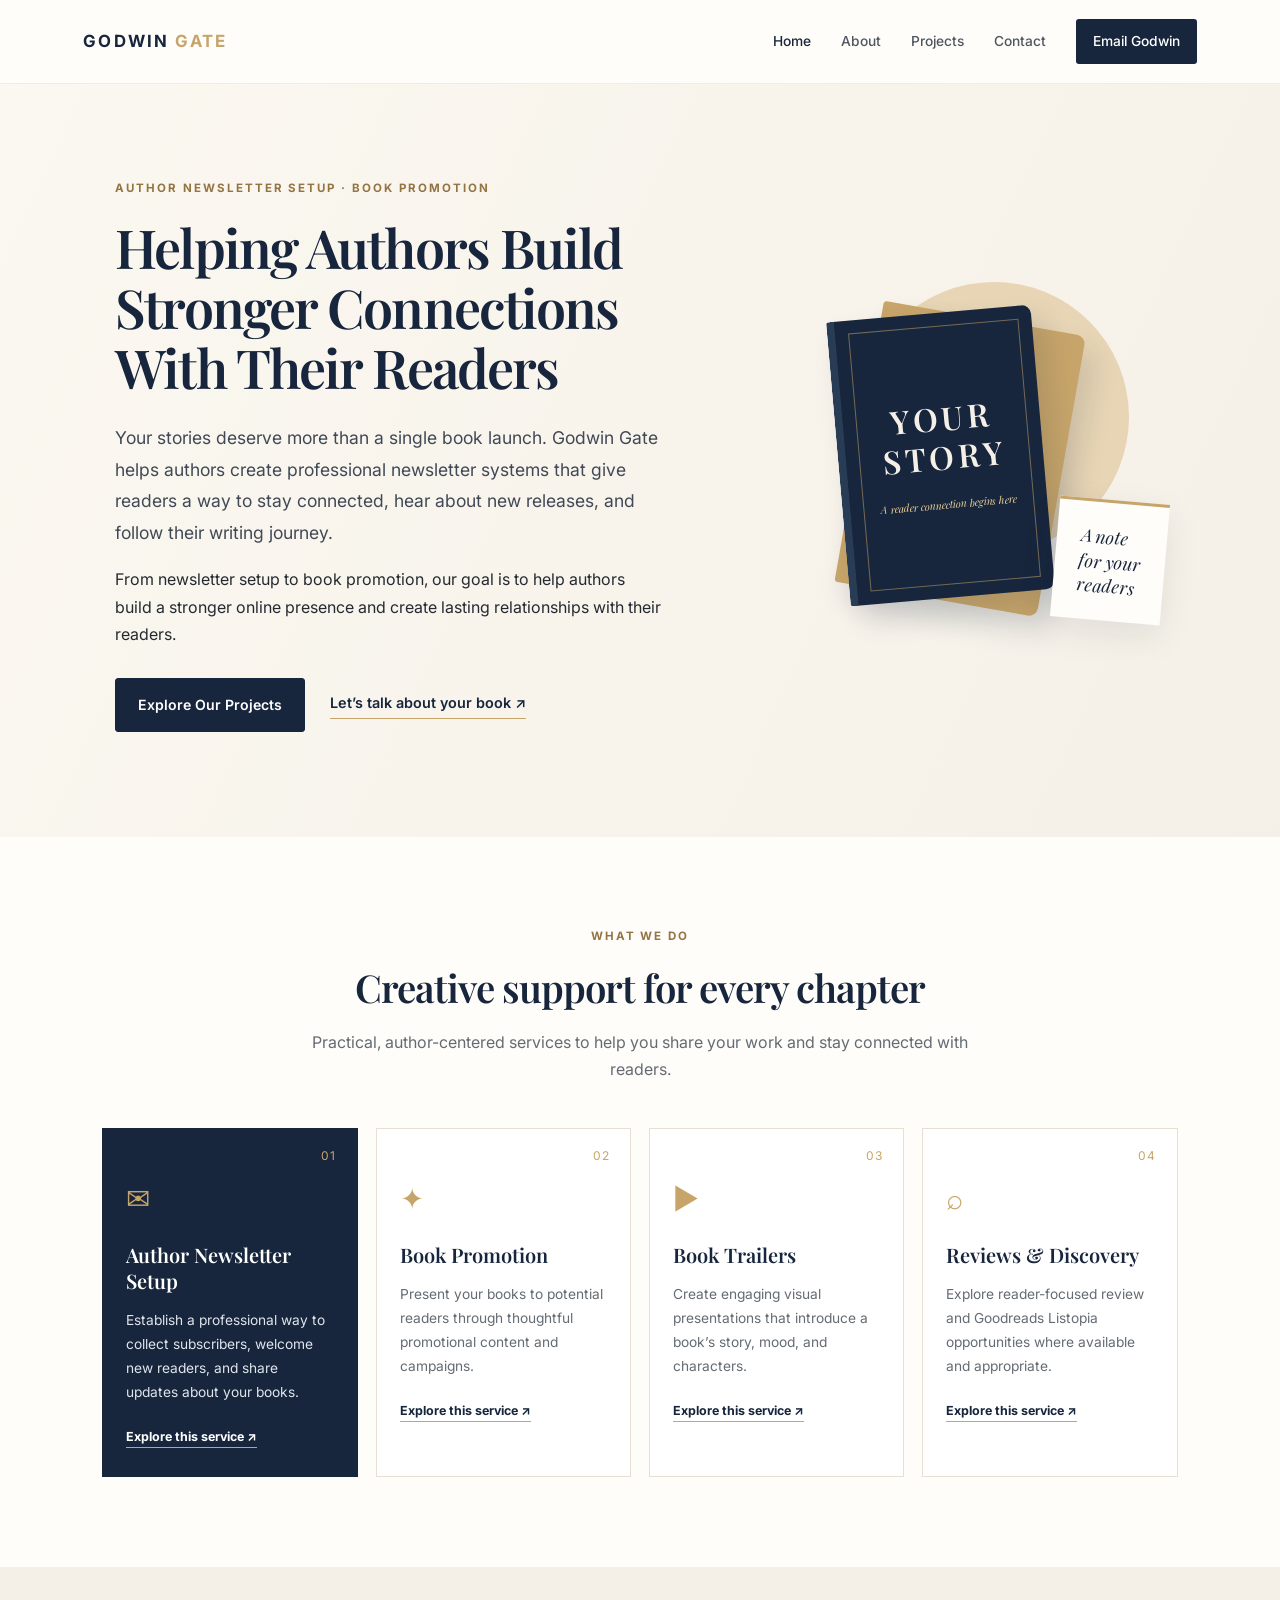
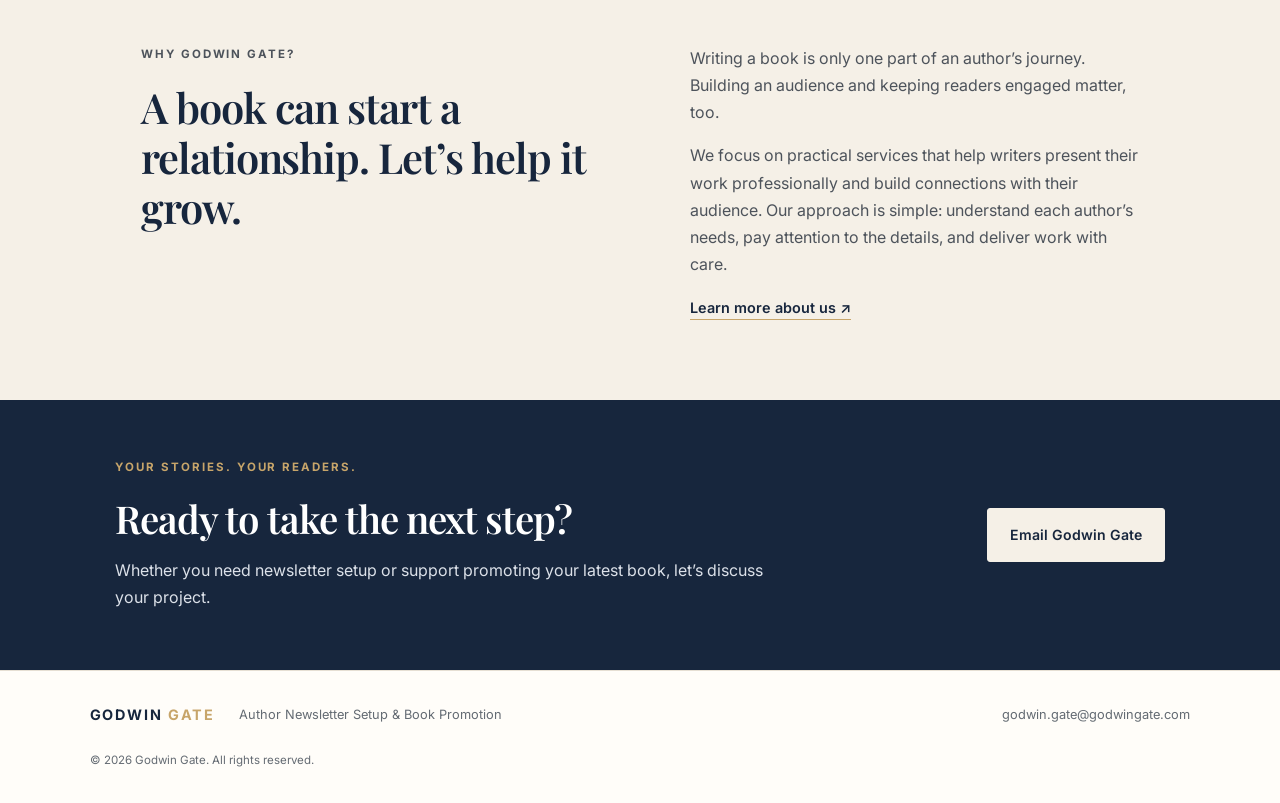
<file: index.html>
<!doctype html>
<html lang="en">
<head>
  <meta charset="utf-8">
  <meta name="viewport" content="width=device-width, initial-scale=1">
  <meta name="description" content="Godwin Gate helps authors build stronger connections with readers through newsletter setup and book promotion.">
  <title>Godwin Gate | Author Newsletter Setup & Book Promotion</title>
  <link rel="stylesheet" href="styles.css">
</head>
<body>
  <header class="site-header">
    <a class="brand" href="index.html">GODWIN <span>GATE</span></a>
    <button class="menu-toggle" aria-label="Toggle navigation" aria-expanded="false">☰</button>
    <nav class="nav">
      <a class="active" href="index.html">Home</a><a href="about.html">About</a><a href="projects.html">Projects</a><a href="contact.html">Contact</a>
      <a class="nav-cta" href="mailto:godwin.gate@godwingate.com">Email Godwin</a>
    </nav>
  </header>
  <main>
    <section class="hero">
      <div class="hero-copy">
        <p class="eyebrow">AUTHOR NEWSLETTER SETUP · BOOK PROMOTION</p>
        <h1>Helping Authors Build Stronger Connections With Their Readers</h1>
        <p class="lead">Your stories deserve more than a single book launch. Godwin Gate helps authors create professional newsletter systems that give readers a way to stay connected, hear about new releases, and follow their writing journey.</p>
        <p>From newsletter setup to book promotion, our goal is to help authors build a stronger online presence and create lasting relationships with their readers.</p>
        <div class="actions"><a class="button" href="projects.html">Explore Our Projects</a><a class="text-link" href="mailto:godwin.gate@godwingate.com">Let’s talk about your book ↗</a></div>
      </div>
      <div class="hero-art" aria-label="Decorative book and letter illustration">
        <div class="sun"></div><div class="book book-back"></div><div class="book book-front"><span>YOUR<br>STORY</span><small>A reader connection begins here</small></div><div class="letter">A note<br>for your<br>readers</div>
      </div>
    </section>
    <section class="section">
      <div class="section-heading"><p class="eyebrow">WHAT WE DO</p><h2>Creative support for every chapter</h2><p>Practical, author-centered services to help you share your work and stay connected with readers.</p></div>
      <div class="service-grid">
        <article class="service-card featured"><span class="card-number">01</span><div class="service-icon">✉</div><h3>Author Newsletter Setup</h3><p>Establish a professional way to collect subscribers, welcome new readers, and share updates about your books.</p><a href="contact.html">Explore this service ↗</a></article>
        <article class="service-card"><span class="card-number">02</span><div class="service-icon">✦</div><h3>Book Promotion</h3><p>Present your books to potential readers through thoughtful promotional content and campaigns.</p><a href="contact.html">Explore this service ↗</a></article>
        <article class="service-card"><span class="card-number">03</span><div class="service-icon">▶</div><h3>Book Trailers</h3><p>Create engaging visual presentations that introduce a book’s story, mood, and characters.</p><a href="contact.html">Explore this service ↗</a></article>
        <article class="service-card"><span class="card-number">04</span><div class="service-icon">⌕</div><h3>Reviews & Discovery</h3><p>Explore reader-focused review and Goodreads Listopia opportunities where available and appropriate.</p><a href="contact.html">Explore this service ↗</a></article>
      </div>
    </section>
    <section class="split-section">
      <div><p class="eyebrow">WHY GODWIN GATE?</p><h2>A book can start a relationship. Let’s help it grow.</h2></div>
      <div><p>Writing a book is only one part of an author’s journey. Building an audience and keeping readers engaged matter, too.</p><p>We focus on practical services that help writers present their work professionally and build connections with their audience. Our approach is simple: understand each author’s needs, pay attention to the details, and deliver work with care.</p><a class="text-link" href="about.html">Learn more about us ↗</a></div>
    </section>
    <section class="cta-band"><div><p class="eyebrow">YOUR STORIES. YOUR READERS.</p><h2>Ready to take the next step?</h2><p>Whether you need newsletter setup or support promoting your latest book, let’s discuss your project.</p></div><a class="button button-light" href="mailto:godwin.gate@godwingate.com">Email Godwin Gate</a></section>
  </main>
  <footer class="site-footer"><a class="brand brand-footer" href="index.html">GODWIN <span>GATE</span></a><p>Author Newsletter Setup & Book Promotion</p><a href="mailto:godwin.gate@godwingate.com">godwin.gate@godwingate.com</a><small>© 2026 Godwin Gate. All rights reserved.</small></footer>
  <script src="script.js"></script>
</body>
</html>
</file>
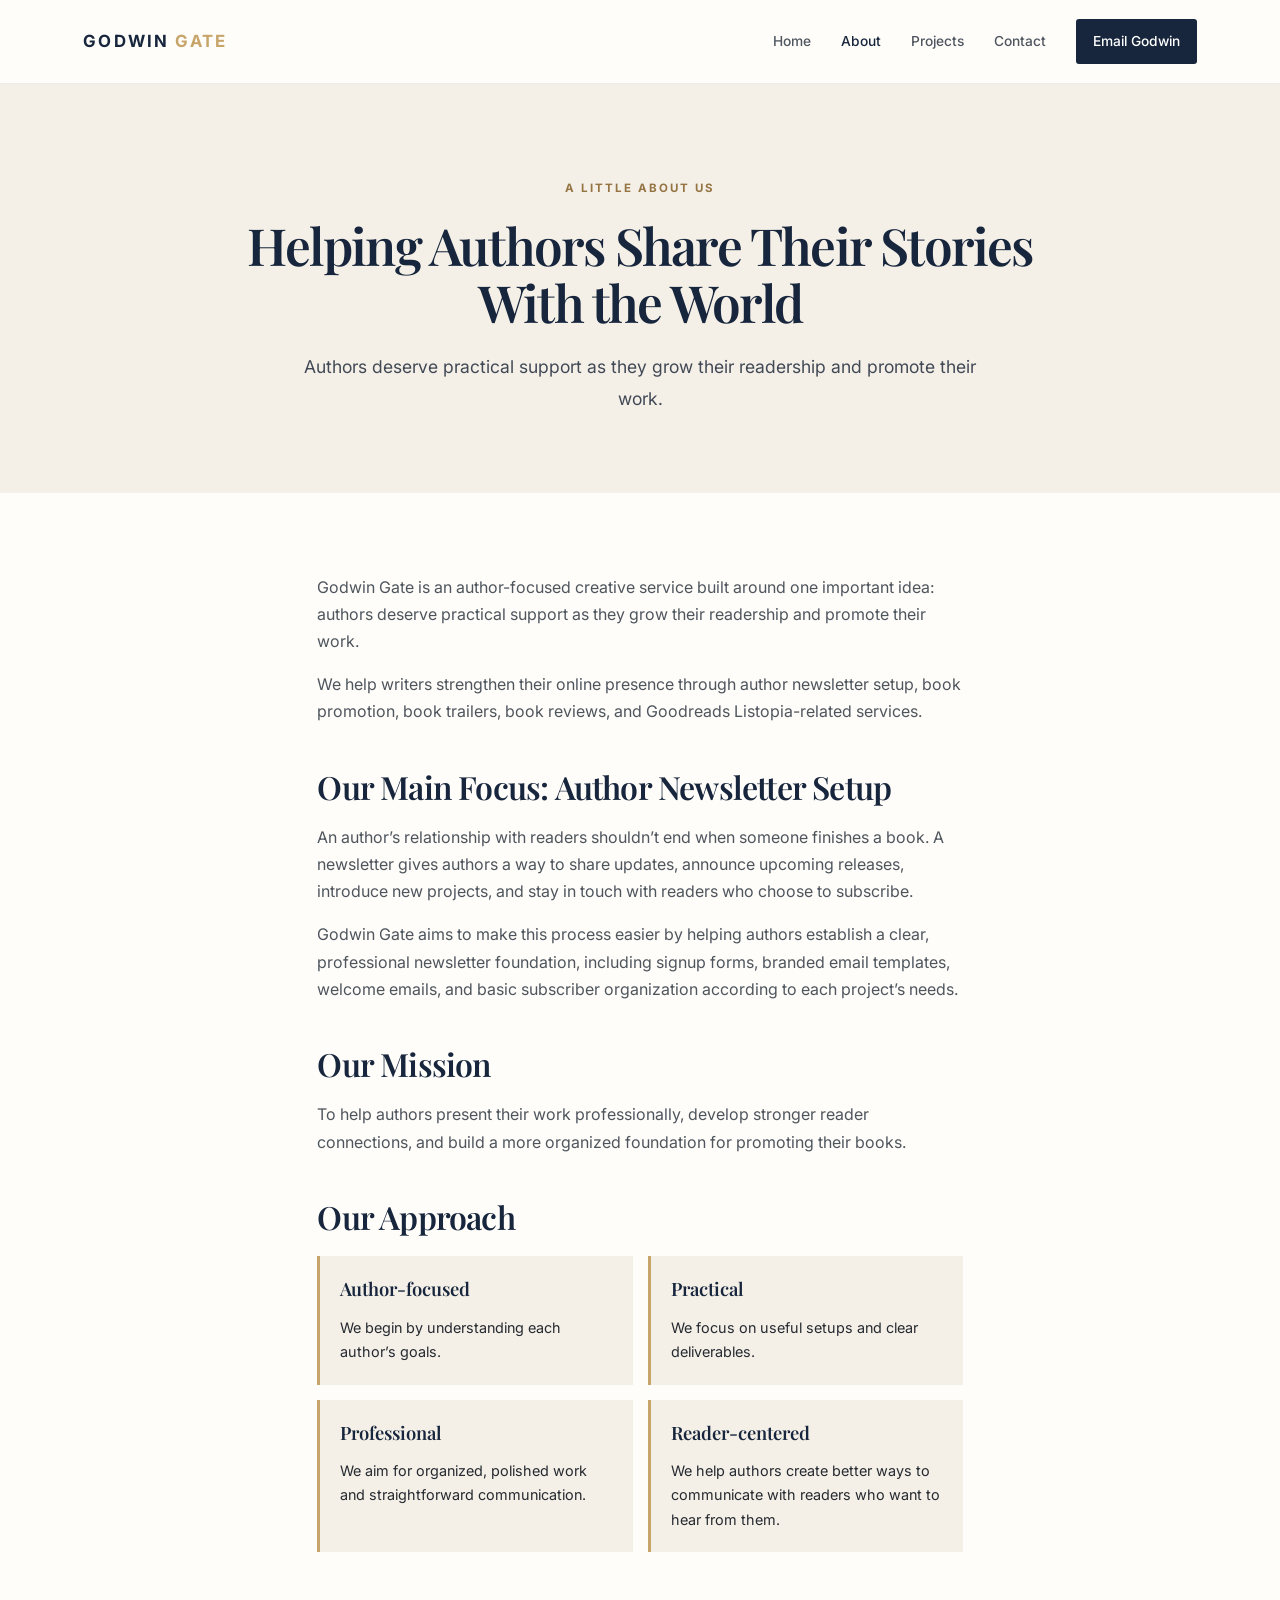
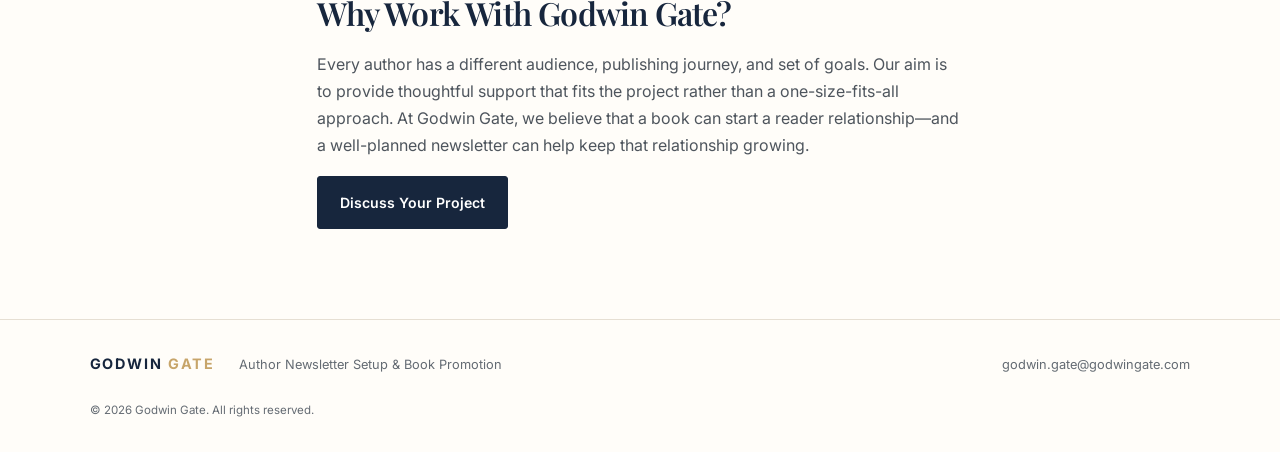
<file: about.html>
<!doctype html>
<html lang="en"><head><meta charset="utf-8"><meta name="viewport" content="width=device-width, initial-scale=1"><meta name="description" content="Learn about Godwin Gate's author-focused creative services."><title>About | Godwin Gate</title><link rel="stylesheet" href="styles.css"></head>
<body>
<header class="site-header"><a class="brand" href="index.html">GODWIN <span>GATE</span></a><button class="menu-toggle" aria-label="Toggle navigation" aria-expanded="false">☰</button><nav class="nav"><a href="index.html">Home</a><a class="active" href="about.html">About</a><a href="projects.html">Projects</a><a href="contact.html">Contact</a><a class="nav-cta" href="mailto:godwin.gate@godwingate.com">Email Godwin</a></nav></header>
<main>
<section class="page-hero"><p class="eyebrow">A LITTLE ABOUT US</p><h1>Helping Authors Share Their Stories With the World</h1><p class="lead">Authors deserve practical support as they grow their readership and promote their work.</p></section>
<section class="content-section narrow"><p>Godwin Gate is an author-focused creative service built around one important idea: authors deserve practical support as they grow their readership and promote their work.</p><p>We help writers strengthen their online presence through author newsletter setup, book promotion, book trailers, book reviews, and Goodreads Listopia-related services.</p>
<h2>Our Main Focus: Author Newsletter Setup</h2><p>An author’s relationship with readers shouldn’t end when someone finishes a book. A newsletter gives authors a way to share updates, announce upcoming releases, introduce new projects, and stay in touch with readers who choose to subscribe.</p><p>Godwin Gate aims to make this process easier by helping authors establish a clear, professional newsletter foundation, including signup forms, branded email templates, welcome emails, and basic subscriber organization according to each project’s needs.</p>
<h2>Our Mission</h2><p>To help authors present their work professionally, develop stronger reader connections, and build a more organized foundation for promoting their books.</p>
<h2>Our Approach</h2><div class="values-grid"><article><h3>Author-focused</h3><p>We begin by understanding each author’s goals.</p></article><article><h3>Practical</h3><p>We focus on useful setups and clear deliverables.</p></article><article><h3>Professional</h3><p>We aim for organized, polished work and straightforward communication.</p></article><article><h3>Reader-centered</h3><p>We help authors create better ways to communicate with readers who want to hear from them.</p></article></div>
<h2>Why Work With Godwin Gate?</h2><p>Every author has a different audience, publishing journey, and set of goals. Our aim is to provide thoughtful support that fits the project rather than a one-size-fits-all approach. At Godwin Gate, we believe that a book can start a reader relationship—and a well-planned newsletter can help keep that relationship growing.</p><a class="button" href="contact.html">Discuss Your Project</a></section>
</main><footer class="site-footer"><a class="brand brand-footer" href="index.html">GODWIN <span>GATE</span></a><p>Author Newsletter Setup & Book Promotion</p><a href="mailto:godwin.gate@godwingate.com">godwin.gate@godwingate.com</a><small>© 2026 Godwin Gate. All rights reserved.</small></footer><script src="script.js"></script></body></html>
</file>
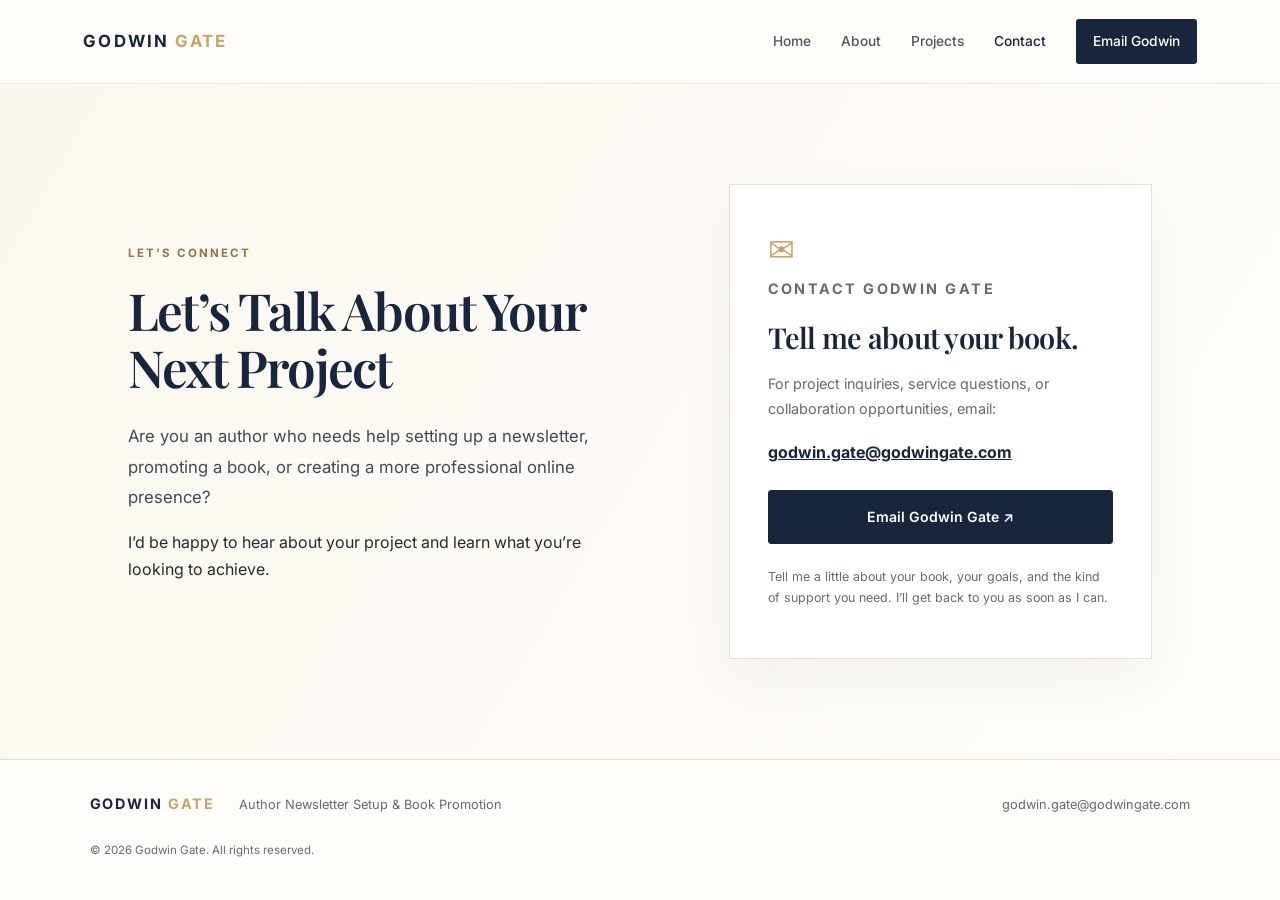
<file: contact.html>
<!doctype html>
<html lang="en"><head><meta charset="utf-8"><meta name="viewport" content="width=device-width, initial-scale=1"><meta name="description" content="Contact Godwin Gate about author newsletter setup and book promotion."><title>Contact | Godwin Gate</title><link rel="stylesheet" href="styles.css"></head>
<body>
<header class="site-header"><a class="brand" href="index.html">GODWIN <span>GATE</span></a><button class="menu-toggle" aria-label="Toggle navigation" aria-expanded="false">☰</button><nav class="nav"><a href="index.html">Home</a><a href="about.html">About</a><a href="projects.html">Projects</a><a class="active" href="contact.html">Contact</a><a class="nav-cta" href="mailto:godwin.gate@godwingate.com">Email Godwin</a></nav></header>
<main><section class="contact-layout"><div><p class="eyebrow">LET’S CONNECT</p><h1>Let’s Talk About Your Next Project</h1><p class="lead">Are you an author who needs help setting up a newsletter, promoting a book, or creating a more professional online presence?</p><p>I’d be happy to hear about your project and learn what you’re looking to achieve.</p></div><div class="contact-card"><span class="contact-symbol">✉</span><p class="eyebrow">CONTACT GODWIN GATE</p><h2>Tell me about your book.</h2><p>For project inquiries, service questions, or collaboration opportunities, email:</p><a class="email-address" href="mailto:godwin.gate@godwingate.com">godwin.gate@godwingate.com</a><a class="button" href="mailto:godwin.gate@godwingate.com?subject=Project%20Inquiry%20-%20Godwin%20Gate">Email Godwin Gate ↗</a><p class="small-note">Tell me a little about your book, your goals, and the kind of support you need. I’ll get back to you as soon as I can.</p></div></section></main>
<footer class="site-footer"><a class="brand brand-footer" href="index.html">GODWIN <span>GATE</span></a><p>Author Newsletter Setup & Book Promotion</p><a href="mailto:godwin.gate@godwingate.com">godwin.gate@godwingate.com</a><small>© 2026 Godwin Gate. All rights reserved.</small></footer><script src="script.js"></script></body></html>
</file>
<file: styles.css>
@import url('https://fonts.googleapis.com/css2?family=Inter:wght@400;500;600;700&family=Playfair+Display:wght@500;600;700&display=swap');
:root{--navy:#17263D;--gold:#C7A56A;--cream:#F5F0E7;--charcoal:#252A31;--white:#fffdf9;--muted:#646b73;--line:#e6dfd3;--serif:'Playfair Display',Georgia,serif;--sans:Inter,Arial,sans-serif}
*{box-sizing:border-box}html{scroll-behavior:smooth}body{margin:0;background:var(--white);color:var(--charcoal);font-family:var(--sans);line-height:1.7}a{color:inherit}.site-header{height:84px;padding:0 6.5%;display:flex;align-items:center;justify-content:space-between;background:var(--white);border-bottom:1px solid rgba(23,38,61,.08);position:sticky;top:0;z-index:10}.brand{text-decoration:none;color:var(--navy);font-weight:700;letter-spacing:.13em;font-size:1.05rem;white-space:nowrap}.brand span{color:var(--gold)}.nav{display:flex;align-items:center;gap:30px}.nav a{text-decoration:none;font-size:.86rem;font-weight:500;color:#4f5660;transition:color .2s}.nav a:hover,.nav a.active{color:var(--navy)}.nav .nav-cta{background:var(--navy);color:white;padding:11px 17px;border-radius:3px}.nav .nav-cta:hover{background:#263b5a}.menu-toggle{display:none;background:none;border:0;font-size:1.5rem;color:var(--navy)}.hero{display:grid;grid-template-columns:1.1fr .9fr;gap:5%;align-items:center;padding:95px 9% 105px;background:linear-gradient(115deg,#fbf8f1 0%,#f5f0e7 100%);min-height:590px}.hero-copy{max-width:680px}.eyebrow{font-size:.72rem;letter-spacing:.17em;font-weight:700;color:#947443;margin:0 0 18px;text-transform:uppercase}.hero h1,.page-hero h1,.contact-layout h1{font:600 clamp(2.6rem,4.2vw,4.35rem)/1.12 var(--serif);letter-spacing:-.035em;color:var(--navy);margin:0 0 25px}.lead{font-size:1.1rem;color:#414956;line-height:1.8}.hero-copy>p:not(.eyebrow){max-width:650px}.actions{display:flex;align-items:center;gap:25px;flex-wrap:wrap;margin-top:30px}.button{display:inline-flex;align-items:center;justify-content:center;background:var(--navy);color:white;text-decoration:none;padding:14px 22px;border:1px solid var(--navy);border-radius:3px;font-weight:600;font-size:.88rem;transition:transform .2s,background .2s}.button:hover{background:#263b5a;transform:translateY(-2px)}.text-link{font-weight:600;color:var(--navy);font-size:.9rem;text-decoration:none;border-bottom:1px solid var(--gold);padding-bottom:3px}.hero-art{height:370px;position:relative;display:flex;align-items:center;justify-content:center;isolation:isolate}.sun{position:absolute;width:270px;height:270px;border-radius:50%;background:#e7d5b5;right:8%;top:3%;z-index:-1}.book{position:absolute;width:205px;height:285px;box-shadow:12px 16px 28px #17263d22;border-radius:3px 9px 9px 3px}.book-back{background:#c7a56a;transform:rotate(10deg) translate(20px,0)}.book-front{background:var(--navy);color:var(--cream);display:flex;flex-direction:column;justify-content:center;align-items:center;text-align:center;border-left:8px solid #293c56;transform:rotate(-5deg);padding:25px}.book-front:before{content:"";position:absolute;inset:13px;border:1px solid #c7a56a88}.book-front span{font:600 2rem/1.2 var(--serif);letter-spacing:.12em}.book-front small{font:italic .65rem var(--serif);margin-top:22px;color:#e3c894}.letter{position:absolute;right:0;bottom:20px;background:#fffdf9;padding:22px 24px;box-shadow:0 12px 35px #17263d18;color:var(--navy);font:italic 1.1rem/1.4 var(--serif);transform:rotate(5deg);border-top:3px solid var(--gold)}.section{padding:90px 8%}.section-heading{text-align:center;max-width:700px;margin:0 auto 45px}.section-heading h2,.split-section h2,.cta-band h2,.content-section h2,.project-copy h2,.contact-card h2{font:600 clamp(1.9rem,3vw,2.8rem)/1.2 var(--serif);color:var(--navy);letter-spacing:-.025em;margin:0 0 18px}.section-heading>p:last-child{color:var(--muted)}.service-grid{display:grid;grid-template-columns:repeat(4,1fr);gap:18px}.service-card{padding:28px 23px 27px;border:1px solid var(--line);background:white;position:relative;min-height:280px;transition:transform .2s,box-shadow .2s}.service-card:hover{transform:translateY(-4px);box-shadow:0 15px 35px #17263d0c}.service-card.featured{background:var(--navy);color:white;border-color:var(--navy)}.card-number{position:absolute;right:20px;top:17px;color:var(--gold);font-size:.75rem;letter-spacing:.1em}.service-icon{font-size:1.8rem;color:var(--gold);margin:18px 0}.service-card h3{font:600 1.25rem/1.3 var(--serif);margin:0 0 13px;color:var(--navy)}.service-card.featured h3{color:white}.service-card p{font-size:.86rem;color:var(--muted);line-height:1.75}.service-card.featured p{color:#e0e5ec}.service-card a{display:inline-block;margin-top:8px;color:var(--navy);font-size:.78rem;font-weight:700;text-decoration:none;border-bottom:1px solid var(--gold)}.service-card.featured a{color:white}.split-section{padding:78px 11%;background:var(--cream);display:grid;grid-template-columns:1fr 1fr;gap:10%;align-items:start}.split-section h2{font-size:2.6rem}.split-section p{margin-top:0;color:#4d535b}.cta-band{margin:0;padding:58px 9%;background:var(--navy);color:white;display:flex;align-items:center;justify-content:space-between;gap:30px}.cta-band h2{color:white;margin-bottom:10px}.cta-band p:not(.eyebrow){color:#dce1e9;margin-bottom:0;max-width:650px}.cta-band .eyebrow{color:var(--gold)}.button-light{background:var(--cream);color:var(--navy);border-color:var(--cream);white-space:nowrap}.button-light:hover{background:white}.site-footer{padding:32px 7%;display:flex;align-items:center;gap:24px;flex-wrap:wrap;border-top:1px solid var(--line);font-size:.8rem;color:var(--muted)}.site-footer p{margin:0 auto 0 0}.site-footer>a:not(.brand){text-decoration:none}.site-footer small{width:100%;font-size:.72rem}.brand-footer{font-size:.9rem}.page-hero{padding:95px 9% 78px;background:var(--cream);text-align:center}.page-hero h1{max-width:850px;margin:0 auto 20px;font-size:clamp(2.5rem,4vw,3.8rem)}.page-hero .lead{max-width:700px;margin:0 auto}.content-section{padding:65px 8% 90px}.narrow{max-width:850px;margin:0 auto}.content-section>p{color:#4e555d}.content-section h2{font-size:2rem;margin-top:42px}.values-grid{display:grid;grid-template-columns:1fr 1fr;gap:15px;margin:20px 0 30px}.values-grid article{padding:20px;background:var(--cream);border-left:3px solid var(--gold)}.values-grid h3{margin:0;color:var(--navy);font:600 1.15rem var(--serif)}.values-grid p{margin-bottom:0;font-size:.9rem}.project-grid{display:grid;grid-template-columns:1fr 1fr;gap:28px}.project-card{border:1px solid var(--line);background:white}.project-visual{height:280px;display:flex;align-items:center;justify-content:center;position:relative;overflow:hidden}.visual-newsletter{background:#eee5d6}.mock-email{width:210px;height:240px;background:#fffdf9;box-shadow:0 14px 30px #17263d20;padding:25px 22px;display:flex;align-items:flex-start;flex-direction:column;gap:14px;border-top:5px solid var(--gold)}.mock-email strong{font:600 1.3rem/1.25 var(--serif);color:var(--navy)}.mock-line{height:5px;width:100%;background:#e9e5df;border-radius:5px}.mock-line.short{width:35%;background:var(--gold)}.mock-button{background:var(--navy);color:white;font-size:.55rem;letter-spacing:.15em;padding:7px 15px;margin-top:5px}.visual-promo{background:#d9c4a1}.promo-cover{height:235px;width:165px;background:var(--navy);color:var(--cream);padding:20px 13px;display:flex;flex-direction:column;justify-content:space-between;text-align:center;box-shadow:10px 12px 20px #17263d30;transform:rotate(-4deg);border:1px solid #e5d3b4}.promo-cover small,.promo-cover span{font-size:.48rem;letter-spacing:.13em}.promo-cover strong{font:600 1.7rem/1.05 var(--serif);color:#e7c88f}.visual-trailer{background:linear-gradient(135deg,#28364a,#101a2a);color:#e6c88e;flex-direction:column;gap:18px;font-size:.65rem;letter-spacing:.18em}.play-button{height:65px;width:65px;border:1px solid var(--gold);border-radius:50%;display:grid;place-items:center;padding-left:4px;font-size:1.4rem}.visual-discovery{background:#e7dfd0;flex-direction:column;gap:15px;color:var(--navy);font-size:.65rem;letter-spacing:.16em}.stacked-books{display:flex;align-items:end;gap:5px;height:135px}.stacked-books span{display:block;width:53px;background:var(--navy);height:105px;border:2px solid #d1b783;box-shadow:4px 5px 7px #17263d20}.stacked-books span:nth-child(2){height:130px;background:#b38d58}.stacked-books span:nth-child(3){height:90px;background:#40516a}.project-copy{padding:25px 28px 30px}.project-copy h2{font-size:1.65rem;margin-bottom:10px}.project-copy p:not(.eyebrow){font-size:.9rem;color:var(--muted)}.tag{display:inline-block;background:var(--cream);color:#6d593a;font-size:.7rem;padding:5px 10px;border-radius:2px;margin-top:8px}.note-section{margin:0 8% 70px;padding:22px 26px;background:#faf6ee;border-left:3px solid var(--gold);font-size:.9rem}.note-section strong{color:var(--navy)}.note-section p{margin-bottom:0;color:#555b62}.contact-layout{padding:100px 10%;display:grid;grid-template-columns:1fr .85fr;gap:10%;align-items:center;background:linear-gradient(120deg,#fbf8f1,#fffdf9)}.contact-layout h1{font-size:clamp(2.5rem,4vw,3.8rem)}.contact-layout .lead{font-size:1.05rem}.contact-card{background:white;border:1px solid var(--line);padding:38px;box-shadow:0 20px 55px #17263d0a}.contact-symbol{font-size:2rem;color:var(--gold)}.contact-card h2{font-size:1.8rem}.contact-card p{color:var(--muted);font-size:.9rem}.email-address{display:block;color:var(--navy);font-weight:700;overflow-wrap:anywhere;margin:18px 0 23px}.small-note{font-size:.78rem!important;margin-top:22px}.contact-card .button{width:100%}
@media(max-width:950px){.site-header{padding:0 5%}.nav{gap:17px}.hero{padding:75px 7%;grid-template-columns:1fr 0.8fr}.service-grid{grid-template-columns:repeat(2,1fr)}.hero-art{transform:scale(.88)}.contact-layout{padding:75px 7%;gap:6%}}
@media(max-width:700px){.site-header{height:72px}.menu-toggle{display:block}.nav{display:none;position:absolute;top:71px;left:0;right:0;background:var(--white);padding:20px 6% 25px;flex-direction:column;align-items:stretch;gap:0;border-bottom:1px solid var(--line);box-shadow:0 15px 20px #17263d0b}.nav.open{display:flex}.nav a{padding:11px 0}.nav .nav-cta{text-align:center;margin-top:8px;padding:11px}.hero{grid-template-columns:1fr;padding:60px 7% 45px}.hero h1{font-size:2.75rem}.hero-art{height:320px;transform:none;margin-top:5px}.sun{right:15%;width:230px;height:230px}.book{width:175px;height:245px}.book-front span{font-size:1.7rem}.letter{right:3%;bottom:5px}.section{padding:65px 6%}.service-grid{grid-template-columns:1fr}.service-card{min-height:auto}.split-section{grid-template-columns:1fr;gap:15px;padding:60px 7%}.split-section h2{font-size:2.2rem}.cta-band{padding:45px 7%;align-items:flex-start;flex-direction:column}.site-footer{gap:12px;flex-direction:column;align-items:flex-start}.site-footer p{margin:0}.page-hero{padding:65px 7% 55px}.page-hero h1{font-size:2.55rem}.content-section{padding:45px 7% 65px}.values-grid{grid-template-columns:1fr}.project-grid{grid-template-columns:1fr;padding:45px 6%}.project-visual{height:250px}.project-copy{padding:22px}.note-section{margin:0 6% 50px}.contact-layout{padding:60px 7%;grid-template-columns:1fr;gap:35px}.contact-card{padding:28px 23px}}

/* Newsletter examples added from the current project portfolio */
.newsletter-projects{padding-top:72px}.newsletter-grid{display:grid;grid-template-columns:repeat(2,minmax(0,1fr));gap:30px}.newsletter-card{border:1px solid var(--line);background:#fff;min-width:0;overflow:hidden;transition:transform .2s,box-shadow .2s}.newsletter-card:hover{transform:translateY(-3px);box-shadow:0 16px 36px #17263d12}.newsletter-image-link{display:block;background:var(--cream);border-bottom:1px solid var(--line);overflow:hidden}.newsletter-image-link img{display:block;width:100%;height:300px;object-fit:contain;object-position:center;background:#f8f5ef;transition:transform .25s}.newsletter-image-link:hover img{transform:scale(1.015)}.newsletter-copy{padding:27px 30px 30px}.newsletter-copy h2{font:600 clamp(1.45rem,2.2vw,1.9rem)/1.2 var(--serif);color:var(--navy);letter-spacing:-.02em;margin:0 0 13px}.newsletter-copy>p:not(.eyebrow){font-size:.92rem;color:var(--muted);margin:0 0 15px}.newsletter-copy ul{padding-left:20px;margin:0;color:#4d535b;font-size:.85rem}.newsletter-copy li{padding:3px 0}.newsletter-copy li::marker{color:var(--gold)}
@media(max-width:700px){.newsletter-projects{padding:50px 6%}.newsletter-grid{grid-template-columns:1fr;gap:22px}.newsletter-image-link img{height:250px}.newsletter-copy{padding:22px}}
</file>
